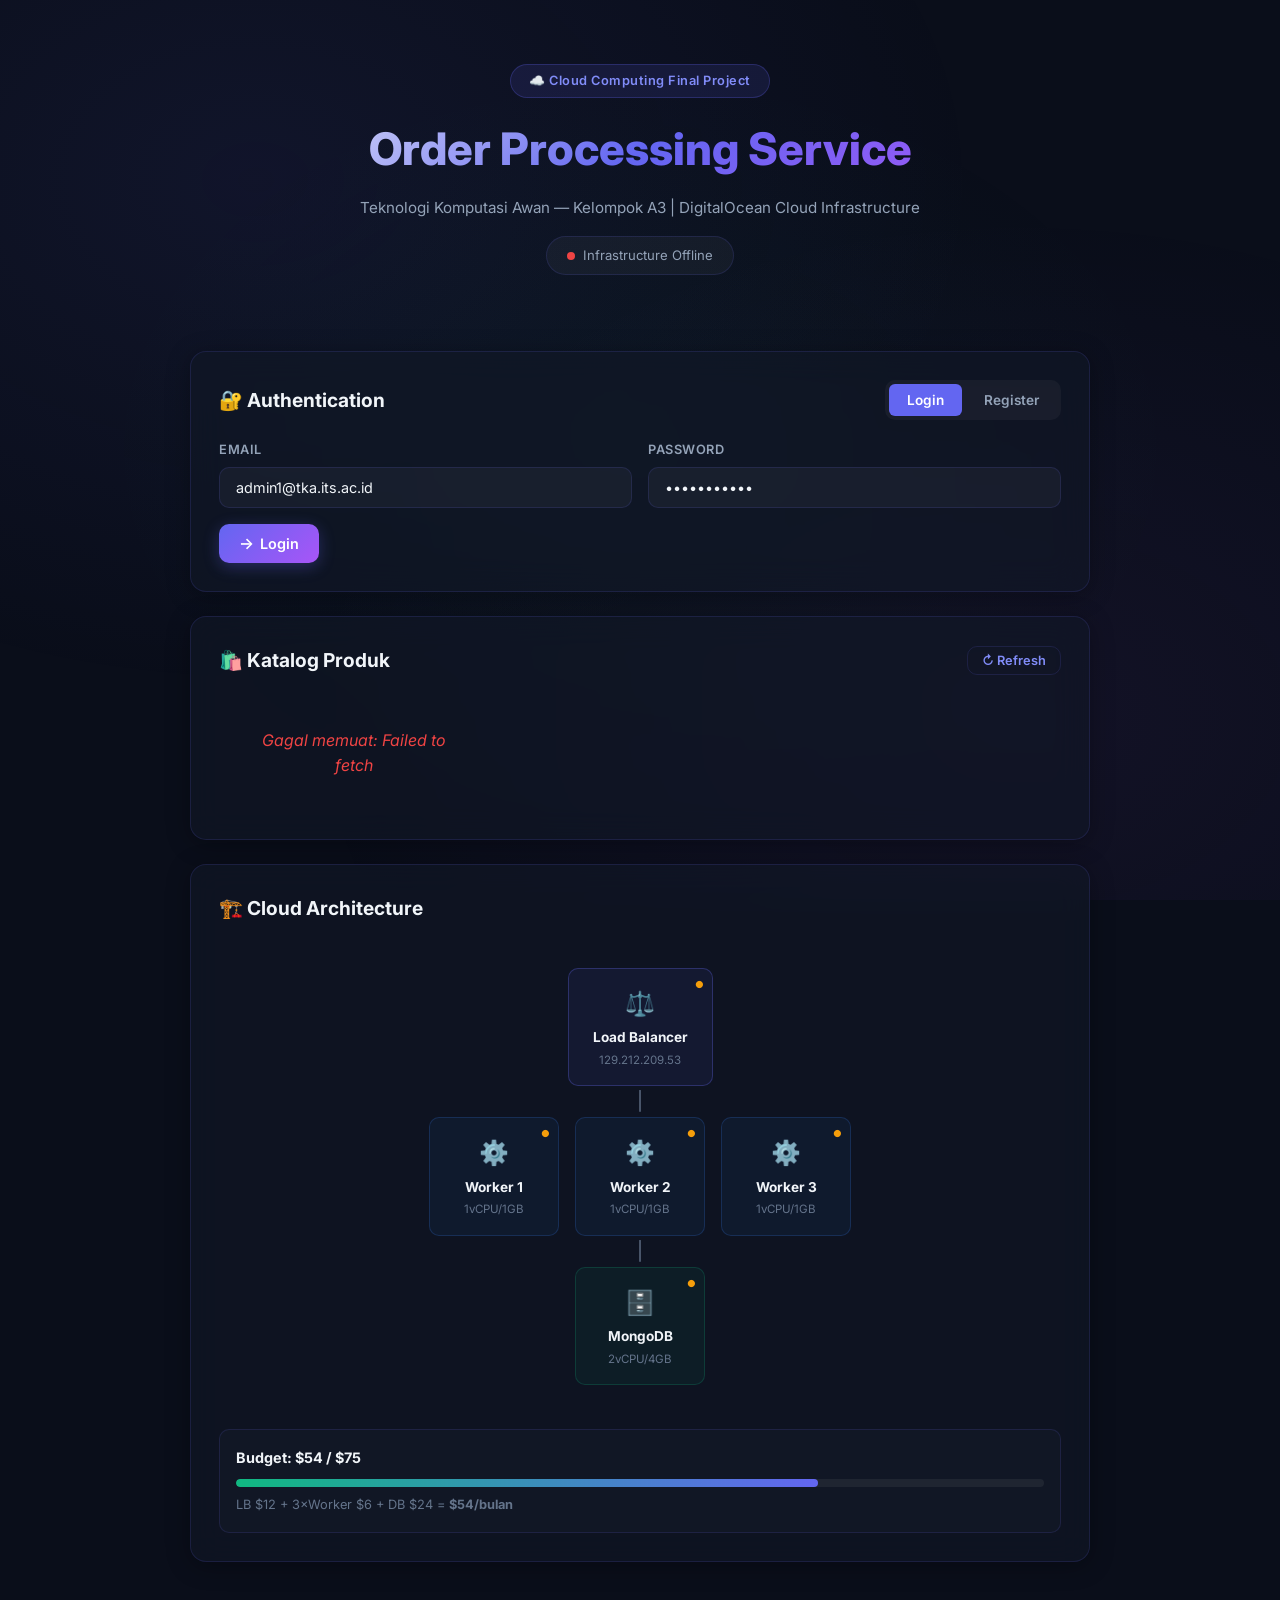
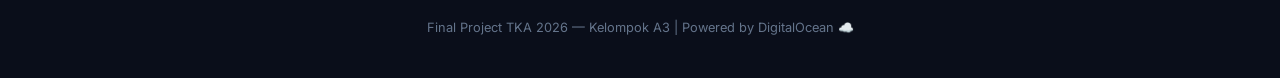
<file: demo-frontend/index.html>
<!DOCTYPE html>
<html lang="id">
<head>
  <meta charset="UTF-8" />
  <meta name="viewport" content="width=device-width, initial-scale=1.0" />
  <meta name="description" content="Order Processing Service - Final Project Teknologi Komputasi Awan Kelompok A3" />
  <title>🛒 Order Processing Service — FP TKA Kelompok A3</title>
  <link rel="preconnect" href="https://fonts.googleapis.com">
  <link href="https://fonts.googleapis.com/css2?family=Inter:wght@400;500;600;700;800&display=swap" rel="stylesheet">
  <link rel="stylesheet" href="styles.css" />
</head>
<body>
  <!-- Animated background -->
  <div class="bg-pattern"></div>
  
  <div class="container">
    <!-- Header -->
    <header id="main-header">
      <div class="header-badge">☁️ Cloud Computing Final Project</div>
      <h1>Order Processing Service</h1>
      <p class="subtitle">Teknologi Komputasi Awan — Kelompok A3 | DigitalOcean Cloud Infrastructure</p>
      <div class="infra-status" id="infra-status">
        <div class="status-dot"></div>
        <span>Checking infrastructure...</span>
      </div>
    </header>

    <!-- Auth Section -->
    <section class="card glass-card" id="auth-section">
      <div class="card-header">
        <h2>🔐 Authentication</h2>
        <div class="auth-tabs">
          <button class="tab-btn active" onclick="showTab('login')">Login</button>
          <button class="tab-btn" onclick="showTab('register')">Register</button>
        </div>
      </div>

      <!-- Login Form -->
      <div id="login-tab" class="tab-content active">
        <div class="form-row">
          <div class="form-group">
            <label for="login-email">Email</label>
            <input type="email" id="login-email" placeholder="admin1@tka.its.ac.id" value="admin1@tka.its.ac.id" />
          </div>
          <div class="form-group">
            <label for="login-password">Password</label>
            <input type="password" id="login-password" placeholder="Password" value="Admin@12345" />
          </div>
        </div>
        <button class="btn btn-primary" onclick="doLogin()">
          <span class="btn-icon">→</span> Login
        </button>
      </div>

      <!-- Register Form -->
      <div id="register-tab" class="tab-content">
        <div class="form-row">
          <div class="form-group">
            <label for="reg-name">Nama</label>
            <input type="text" id="reg-name" placeholder="Nama lengkap" />
          </div>
          <div class="form-group">
            <label for="reg-email">Email</label>
            <input type="email" id="reg-email" placeholder="email@example.com" />
          </div>
        </div>
        <div class="form-row">
          <div class="form-group">
            <label for="reg-password">Password</label>
            <input type="password" id="reg-password" placeholder="Min 8 karakter" />
          </div>
          <div class="form-group">
            <label for="reg-city">Kota</label>
            <input type="text" id="reg-city" placeholder="Surabaya" />
          </div>
        </div>
        <button class="btn btn-primary" onclick="doRegister()">
          <span class="btn-icon">✓</span> Register
        </button>
      </div>

      <div id="auth-result" class="result-box hidden"></div>
      <div id="user-info" class="user-info hidden">
        <div class="user-avatar" id="user-avatar">A</div>
        <div class="user-details">
          <span class="user-name" id="user-name"></span>
          <span class="user-role" id="user-role"></span>
        </div>
        <button class="btn btn-outline btn-sm" onclick="doLogout()">Logout</button>
      </div>
    </section>

    <!-- Dashboard Stats (Admin) -->
    <section class="card glass-card" id="stats-section" style="display:none;">
      <div class="card-header">
        <h2>📊 Dashboard Admin</h2>
        <button class="btn btn-outline btn-sm" onclick="loadStats()">↻ Refresh</button>
      </div>
      <div class="stats-grid" id="stats-grid">
        <div class="stat-card">
          <div class="stat-value" id="stat-orders">-</div>
          <div class="stat-label">Total Orders</div>
        </div>
        <div class="stat-card accent-green">
          <div class="stat-value" id="stat-revenue">-</div>
          <div class="stat-label">Revenue</div>
        </div>
        <div class="stat-card accent-blue">
          <div class="stat-value" id="stat-users">-</div>
          <div class="stat-label">Total Users</div>
        </div>
        <div class="stat-card accent-purple">
          <div class="stat-value" id="stat-products">-</div>
          <div class="stat-label">Products</div>
        </div>
      </div>
    </section>

    <!-- Products Catalog -->
    <section class="card glass-card" id="products-section">
      <div class="card-header">
        <h2>🛍️ Katalog Produk</h2>
        <button class="btn btn-outline btn-sm" onclick="loadProducts()">↻ Refresh</button>
      </div>
      <div class="products-grid" id="products-grid">
        <div class="loading-shimmer">Memuat produk...</div>
      </div>
    </section>

    <!-- Create Order -->
    <section class="card glass-card" id="order-section" style="display:none;">
      <div class="card-header">
        <h2>🛒 Buat Pesanan</h2>
      </div>
      <div id="cart-items">
        <p class="empty-state">Klik "Tambah ke Cart" pada produk untuk mulai memesan</p>
      </div>
      <div class="form-row" id="order-extras" style="display:none;">
        <div class="form-group">
          <label for="payment-method">Metode Pembayaran</label>
          <select id="payment-method">
            <option value="transfer_bank">Transfer Bank</option>
            <option value="gopay">GoPay</option>
            <option value="ovo">OVO</option>
            <option value="dana">DANA</option>
            <option value="qris">QRIS</option>
          </select>
        </div>
        <div class="form-group">
          <label for="shipping-cost">Ongkos Kirim (Rp)</label>
          <select id="shipping-cost">
            <option value="0">Gratis Ongkir</option>
            <option value="9000">Rp 9.000</option>
            <option value="15000" selected>Rp 15.000</option>
            <option value="25000">Rp 25.000</option>
          </select>
        </div>
      </div>
      <div class="form-group" id="address-group" style="display:none;">
        <label for="order-address">Alamat Pengiriman</label>
        <input type="text" id="order-address" placeholder="Jl. Raya ITS, Surabaya" />
      </div>
      <button class="btn btn-primary btn-lg" id="submit-order-btn" style="display:none;" onclick="submitOrder()">
        <span class="btn-icon">📦</span> Submit Pesanan
      </button>
      <div id="order-result" class="result-box hidden"></div>
    </section>

    <!-- Order History -->
    <section class="card glass-card" id="orders-history-section" style="display:none;">
      <div class="card-header">
        <h2>📋 Riwayat Pesanan</h2>
        <div class="header-actions">
          <select id="filter-status" onchange="loadOrders()">
            <option value="">Semua Status</option>
            <option value="pending">Pending</option>
            <option value="processing">Processing</option>
            <option value="completed">Completed</option>
            <option value="cancelled">Cancelled</option>
          </select>
          <button class="btn btn-outline btn-sm" onclick="loadOrders()">↻</button>
        </div>
      </div>
      <div id="orders-list">
        <div class="loading-shimmer">Memuat orders...</div>
      </div>
    </section>

    <!-- Check Single Order -->
    <section class="card glass-card" id="check-order-section" style="display:none;">
      <div class="card-header">
        <h2>🔍 Cek Status Pesanan</h2>
      </div>
      <div class="form-row">
        <div class="form-group flex-grow">
          <label for="check-order-id">Order ID</label>
          <input type="text" id="check-order-id" placeholder="Masukkan UUID order" />
        </div>
        <button class="btn btn-primary" onclick="checkOrder()" style="align-self:flex-end;">Cek</button>
      </div>
      <div id="check-order-result" class="result-box hidden"></div>
    </section>

    <!-- Update Order Status (Admin) -->
    <section class="card glass-card" id="update-status-section" style="display:none;">
      <div class="card-header">
        <h2>⚡ Update Status Pesanan (Admin)</h2>
      </div>
      <div class="form-row">
        <div class="form-group flex-grow">
          <label for="update-order-id">Order ID</label>
          <input type="text" id="update-order-id" placeholder="UUID order" />
        </div>
        <div class="form-group">
          <label for="update-new-status">Status Baru</label>
          <select id="update-new-status">
            <option value="pending">Pending</option>
            <option value="processing">Processing</option>
            <option value="completed">Completed</option>
            <option value="cancelled">Cancelled</option>
          </select>
        </div>
        <button class="btn btn-primary" onclick="updateOrderStatus()" style="align-self:flex-end;">Update</button>
      </div>
      <div id="update-status-result" class="result-box hidden"></div>
    </section>

    <!-- Infrastructure Info -->
    <section class="card glass-card">
      <div class="card-header">
        <h2>🏗️ Cloud Architecture</h2>
      </div>
      <div class="architecture-diagram">
        <div class="arch-row">
          <div class="arch-node arch-lb">
            <div class="arch-icon">⚖️</div>
            <div class="arch-label">Load Balancer</div>
            <div class="arch-detail">129.212.209.53</div>
            <div class="arch-status" id="lb-status">●</div>
          </div>
        </div>
        <div class="arch-connector">│</div>
        <div class="arch-row arch-workers">
          <div class="arch-node arch-worker">
            <div class="arch-icon">⚙️</div>
            <div class="arch-label">Worker 1</div>
            <div class="arch-detail">1vCPU/1GB</div>
            <div class="arch-status" id="w1-status">●</div>
          </div>
          <div class="arch-node arch-worker">
            <div class="arch-icon">⚙️</div>
            <div class="arch-label">Worker 2</div>
            <div class="arch-detail">1vCPU/1GB</div>
            <div class="arch-status" id="w2-status">●</div>
          </div>
          <div class="arch-node arch-worker">
            <div class="arch-icon">⚙️</div>
            <div class="arch-label">Worker 3</div>
            <div class="arch-detail">1vCPU/1GB</div>
            <div class="arch-status" id="w3-status">●</div>
          </div>
        </div>
        <div class="arch-connector">│</div>
        <div class="arch-row">
          <div class="arch-node arch-db">
            <div class="arch-icon">🗄️</div>
            <div class="arch-label">MongoDB</div>
            <div class="arch-detail">2vCPU/4GB</div>
            <div class="arch-status" id="db-status">●</div>
          </div>
        </div>
      </div>
      <div class="budget-bar">
        <div class="budget-label">Budget: $54 / $75</div>
        <div class="budget-track">
          <div class="budget-fill" style="width: 72%;"></div>
        </div>
        <div class="budget-detail">LB $12 + 3×Worker $6 + DB $24 = <strong>$54/bulan</strong></div>
      </div>
    </section>

    <!-- Footer -->
    <footer>
      <p>Final Project TKA 2026 — Kelompok A3 | Powered by DigitalOcean ☁️</p>
    </footer>
  </div>

  <script>
    // ═══════════════════════════════════════
    // Configuration
    // ═══════════════════════════════════════
    const API_BASE = "http://129.212.209.53";
    let authToken = null;
    let currentUser = null;
    let cart = [];
    let productsCache = [];

    // ═══════════════════════════════════════
    // Helpers
    // ═══════════════════════════════════════
    function authHeaders() {
      const h = { "Content-Type": "application/json" };
      if (authToken) h["Authorization"] = `Bearer ${authToken}`;
      return h;
    }

    function formatRupiah(num) {
      return "Rp " + Number(num).toLocaleString("id-ID");
    }

    function showResult(elId, data, isError = false) {
      const el = document.getElementById(elId);
      el.classList.remove("hidden", "error", "success");
      el.classList.add(isError ? "error" : "success");
      if (typeof data === "string") {
        el.textContent = data;
      } else {
        el.textContent = JSON.stringify(data, null, 2);
      }
      el.style.animation = "none";
      el.offsetHeight;
      el.style.animation = "slideUp 0.3s ease";
    }

    function statusBadge(status) {
      const colors = {
        pending: "#f59e0b",
        processing: "#3b82f6",
        completed: "#10b981",
        cancelled: "#ef4444"
      };
      return `<span class="status-badge" style="--badge-color:${colors[status] || '#6b7280'}">${status}</span>`;
    }

    // ═══════════════════════════════════════
    // Auth
    // ═══════════════════════════════════════
    function showTab(tab) {
      document.querySelectorAll('.tab-btn').forEach(b => b.classList.remove('active'));
      document.querySelectorAll('.tab-content').forEach(c => c.classList.remove('active'));
      document.getElementById(tab + '-tab').classList.add('active');
      event.target.classList.add('active');
    }

    async function doLogin() {
      const email = document.getElementById("login-email").value.trim();
      const password = document.getElementById("login-password").value;
      if (!email || !password) return showResult("auth-result", "Email dan password wajib diisi", true);

      try {
        const res = await fetch(`${API_BASE}/auth/login`, {
          method: "POST", headers: { "Content-Type": "application/json" },
          body: JSON.stringify({ email, password })
        });
        const data = await res.json();
        if (!res.ok) return showResult("auth-result", data, true);

        authToken = data.token;
        currentUser = data.user;
        onLoginSuccess();
        showResult("auth-result", `✅ Login berhasil sebagai ${data.user.name} (${data.user.role})`);
      } catch (e) {
        showResult("auth-result", { error: e.message }, true);
      }
    }

    async function doRegister() {
      const name = document.getElementById("reg-name").value.trim();
      const email = document.getElementById("reg-email").value.trim();
      const password = document.getElementById("reg-password").value;
      const city = document.getElementById("reg-city").value.trim();
      if (!name || !email || !password) return showResult("auth-result", "Semua field wajib diisi", true);

      try {
        const res = await fetch(`${API_BASE}/auth/register`, {
          method: "POST", headers: { "Content-Type": "application/json" },
          body: JSON.stringify({ name, email, password, city })
        });
        const data = await res.json();
        if (!res.ok) return showResult("auth-result", data, true);

        authToken = data.token;
        currentUser = data.user;
        onLoginSuccess();
        showResult("auth-result", `✅ Registrasi berhasil! Selamat datang, ${data.user.name}`);
      } catch (e) {
        showResult("auth-result", { error: e.message }, true);
      }
    }

    function onLoginSuccess() {
      document.getElementById("user-info").classList.remove("hidden");
      document.getElementById("user-name").textContent = currentUser.name;
      document.getElementById("user-role").textContent = currentUser.role.toUpperCase();
      document.getElementById("user-role").className = `user-role role-${currentUser.role}`;
      document.getElementById("user-avatar").textContent = currentUser.name.charAt(0).toUpperCase();

      // Show sections based on role
      document.getElementById("order-section").style.display = "";
      document.getElementById("orders-history-section").style.display = "";
      document.getElementById("check-order-section").style.display = "";

      if (currentUser.role === "admin") {
        document.getElementById("stats-section").style.display = "";
        document.getElementById("update-status-section").style.display = "";
        loadStats();
      }
      loadOrders();
    }

    function doLogout() {
      authToken = null;
      currentUser = null;
      cart = [];
      document.getElementById("user-info").classList.add("hidden");
      document.getElementById("stats-section").style.display = "none";
      document.getElementById("order-section").style.display = "none";
      document.getElementById("orders-history-section").style.display = "none";
      document.getElementById("check-order-section").style.display = "none";
      document.getElementById("update-status-section").style.display = "none";
      document.getElementById("auth-result").classList.add("hidden");
      renderCart();
    }

    // ═══════════════════════════════════════
    // Products
    // ═══════════════════════════════════════
    async function loadProducts() {
      const grid = document.getElementById("products-grid");
      try {
        const res = await fetch(`${API_BASE}/products?limit=50`);
        const data = await res.json();
        productsCache = data.data || [];

        if (productsCache.length === 0) {
          grid.innerHTML = '<p class="empty-state">Belum ada produk tersedia</p>';
          return;
        }

        grid.innerHTML = productsCache.map(p => `
          <div class="product-card">
            <div class="product-category">${p.category || 'Umum'}</div>
            <h3 class="product-name">${p.name}</h3>
            <div class="product-price">${formatRupiah(p.price)}</div>
            <div class="product-meta">
              <span>⭐ ${(p.rating || 0).toFixed(1)}</span>
              <span>📦 Stok: ${p.stock ?? '-'}</span>
            </div>
            ${authToken && currentUser?.role === 'user' ?
              `<button class="btn btn-sm btn-accent" onclick="addToCart('${p._id}','${p.name.replace(/'/g,"\\'")}',${p.price})">+ Tambah ke Cart</button>` :
              ''}
          </div>
        `).join('');
      } catch (e) {
        grid.innerHTML = `<p class="error-state">Gagal memuat: ${e.message}</p>`;
      }
    }

    // ═══════════════════════════════════════
    // Cart & Orders
    // ═══════════════════════════════════════
    function addToCart(productId, name, price) {
      const existing = cart.find(c => c.product_id === productId);
      if (existing) {
        existing.qty++;
      } else {
        cart.push({ product_id: productId, name, price, qty: 1 });
      }
      renderCart();
      // Flash effect on button
      document.getElementById("order-section").style.animation = "none";
      document.getElementById("order-section").offsetHeight;
      document.getElementById("order-section").style.animation = "pulse 0.5s ease";
    }

    function removeFromCart(index) {
      cart.splice(index, 1);
      renderCart();
    }

    function renderCart() {
      const container = document.getElementById("cart-items");
      const extras = document.getElementById("order-extras");
      const addrGroup = document.getElementById("address-group");
      const submitBtn = document.getElementById("submit-order-btn");

      if (cart.length === 0) {
        container.innerHTML = '<p class="empty-state">Klik "Tambah ke Cart" pada produk untuk mulai memesan</p>';
        extras.style.display = "none";
        addrGroup.style.display = "none";
        submitBtn.style.display = "none";
        return;
      }

      let total = cart.reduce((s, c) => s + c.price * c.qty, 0);
      container.innerHTML = `
        <div class="cart-list">
          ${cart.map((c, i) => `
            <div class="cart-item">
              <div class="cart-item-info">
                <span class="cart-item-name">${c.name}</span>
                <span class="cart-item-price">${formatRupiah(c.price)} × ${c.qty}</span>
              </div>
              <div class="cart-item-actions">
                <span class="cart-item-subtotal">${formatRupiah(c.price * c.qty)}</span>
                <button class="btn-remove" onclick="removeFromCart(${i})">✕</button>
              </div>
            </div>
          `).join('')}
          <div class="cart-total">
            <span>Subtotal</span>
            <span>${formatRupiah(total)}</span>
          </div>
        </div>
      `;
      extras.style.display = "";
      addrGroup.style.display = "";
      submitBtn.style.display = "";
    }

    async function submitOrder() {
      if (cart.length === 0) return;

      const payload = {
        items: cart.map(c => ({ product_id: c.product_id, qty: c.qty })),
        payment_method: document.getElementById("payment-method").value,
        shipping_cost: parseInt(document.getElementById("shipping-cost").value),
        address: document.getElementById("order-address").value || "Surabaya"
      };

      try {
        const res = await fetch(`${API_BASE}/orders`, {
          method: "POST", headers: authHeaders(), body: JSON.stringify(payload)
        });
        const data = await res.json();
        if (!res.ok) return showResult("order-result", data, true);

        showResult("order-result",
          `✅ Pesanan berhasil!\n\nOrder ID: ${data.order_id}\nTotal: ${formatRupiah(data.total)}\nStatus: ${data.status}`);
        cart = [];
        renderCart();
        loadProducts(); // refresh stock
        loadOrders();
      } catch (e) {
        showResult("order-result", { error: e.message }, true);
      }
    }

    // ═══════════════════════════════════════
    // Order History
    // ═══════════════════════════════════════
    async function loadOrders() {
      if (!authToken) return;
      const list = document.getElementById("orders-list");
      const status = document.getElementById("filter-status").value;
      let url = `${API_BASE}/orders?limit=20`;
      if (status) url += `&status=${status}`;

      try {
        const res = await fetch(url, { headers: authHeaders() });
        const data = await res.json();

        if (!data.data || data.data.length === 0) {
          list.innerHTML = '<p class="empty-state">Belum ada pesanan</p>';
          return;
        }

        list.innerHTML = `
          <div class="orders-table">
            <div class="orders-header">
              <span>Order ID</span>
              <span>Customer</span>
              <span>Total</span>
              <span>Status</span>
              <span>Tanggal</span>
            </div>
            ${data.data.map(o => `
              <div class="order-row" onclick="document.getElementById('check-order-id').value='${o.order_id}'; checkOrder();">
                <span class="order-id-cell" title="${o.order_id}">${o.order_id.substring(0, 8)}...</span>
                <span>${o.customer_name || '-'}</span>
                <span>${formatRupiah(o.total)}</span>
                <span>${statusBadge(o.status)}</span>
                <span>${new Date(o.created_at).toLocaleDateString('id-ID')}</span>
              </div>
            `).join('')}
          </div>
          <div class="orders-meta">Total: ${data.total} pesanan | Halaman ${data.page}/${data.total_pages}</div>
        `;
      } catch (e) {
        list.innerHTML = `<p class="error-state">${e.message}</p>`;
      }
    }

    async function checkOrder() {
      const oid = document.getElementById("check-order-id").value.trim();
      if (!oid) return showResult("check-order-result", "Order ID wajib diisi", true);

      try {
        const res = await fetch(`${API_BASE}/orders/${oid}`, { headers: authHeaders() });
        const data = await res.json();
        showResult("check-order-result", data, !res.ok);
        // Auto-fill update section
        if (res.ok) {
          document.getElementById("update-order-id").value = oid;
        }
      } catch (e) {
        showResult("check-order-result", { error: e.message }, true);
      }
    }

    async function updateOrderStatus() {
      const oid = document.getElementById("update-order-id").value.trim();
      const status = document.getElementById("update-new-status").value;
      if (!oid) return showResult("update-status-result", "Order ID wajib diisi", true);

      try {
        const res = await fetch(`${API_BASE}/orders/${oid}/status`, {
          method: "PUT", headers: authHeaders(), body: JSON.stringify({ status })
        });
        const data = await res.json();
        showResult("update-status-result", data, !res.ok);
        if (res.ok) loadOrders();
      } catch (e) {
        showResult("update-status-result", { error: e.message }, true);
      }
    }

    // ═══════════════════════════════════════
    // Admin Stats
    // ═══════════════════════════════════════
    async function loadStats() {
      try {
        const res = await fetch(`${API_BASE}/admin/stats`, { headers: authHeaders() });
        const data = await res.json();
        if (!res.ok) return;
        document.getElementById("stat-orders").textContent = data.summary.total_orders.toLocaleString();
        document.getElementById("stat-revenue").textContent = formatRupiah(data.summary.total_revenue);
        document.getElementById("stat-users").textContent = data.summary.total_users;
        document.getElementById("stat-products").textContent = data.summary.total_products;
      } catch (e) { /* ignore */ }
    }

    // ═══════════════════════════════════════
    // Infrastructure Check
    // ═══════════════════════════════════════
    async function checkInfrastructure() {
      const statusEl = document.getElementById("infra-status");
      try {
        const start = Date.now();
        const res = await fetch(`${API_BASE}/health`);
        const data = await res.json();
        const latency = Date.now() - start;
        if (data.status === "ok") {
          statusEl.innerHTML = `<div class="status-dot online"></div><span>Infrastructure Online — Response: ${latency}ms</span>`;
          document.getElementById("lb-status").className = "arch-status online";
          document.getElementById("w1-status").className = "arch-status online";
          document.getElementById("w2-status").className = "arch-status online";
          document.getElementById("w3-status").className = "arch-status online";
          document.getElementById("db-status").className = "arch-status online";
        }
      } catch (e) {
        statusEl.innerHTML = `<div class="status-dot offline"></div><span>Infrastructure Offline</span>`;
      }
    }

    // ═══════════════════════════════════════
    // Init
    // ═══════════════════════════════════════
    window.addEventListener("DOMContentLoaded", () => {
      checkInfrastructure();
      loadProducts();
    });
  </script>
</body>
</html>
</file>
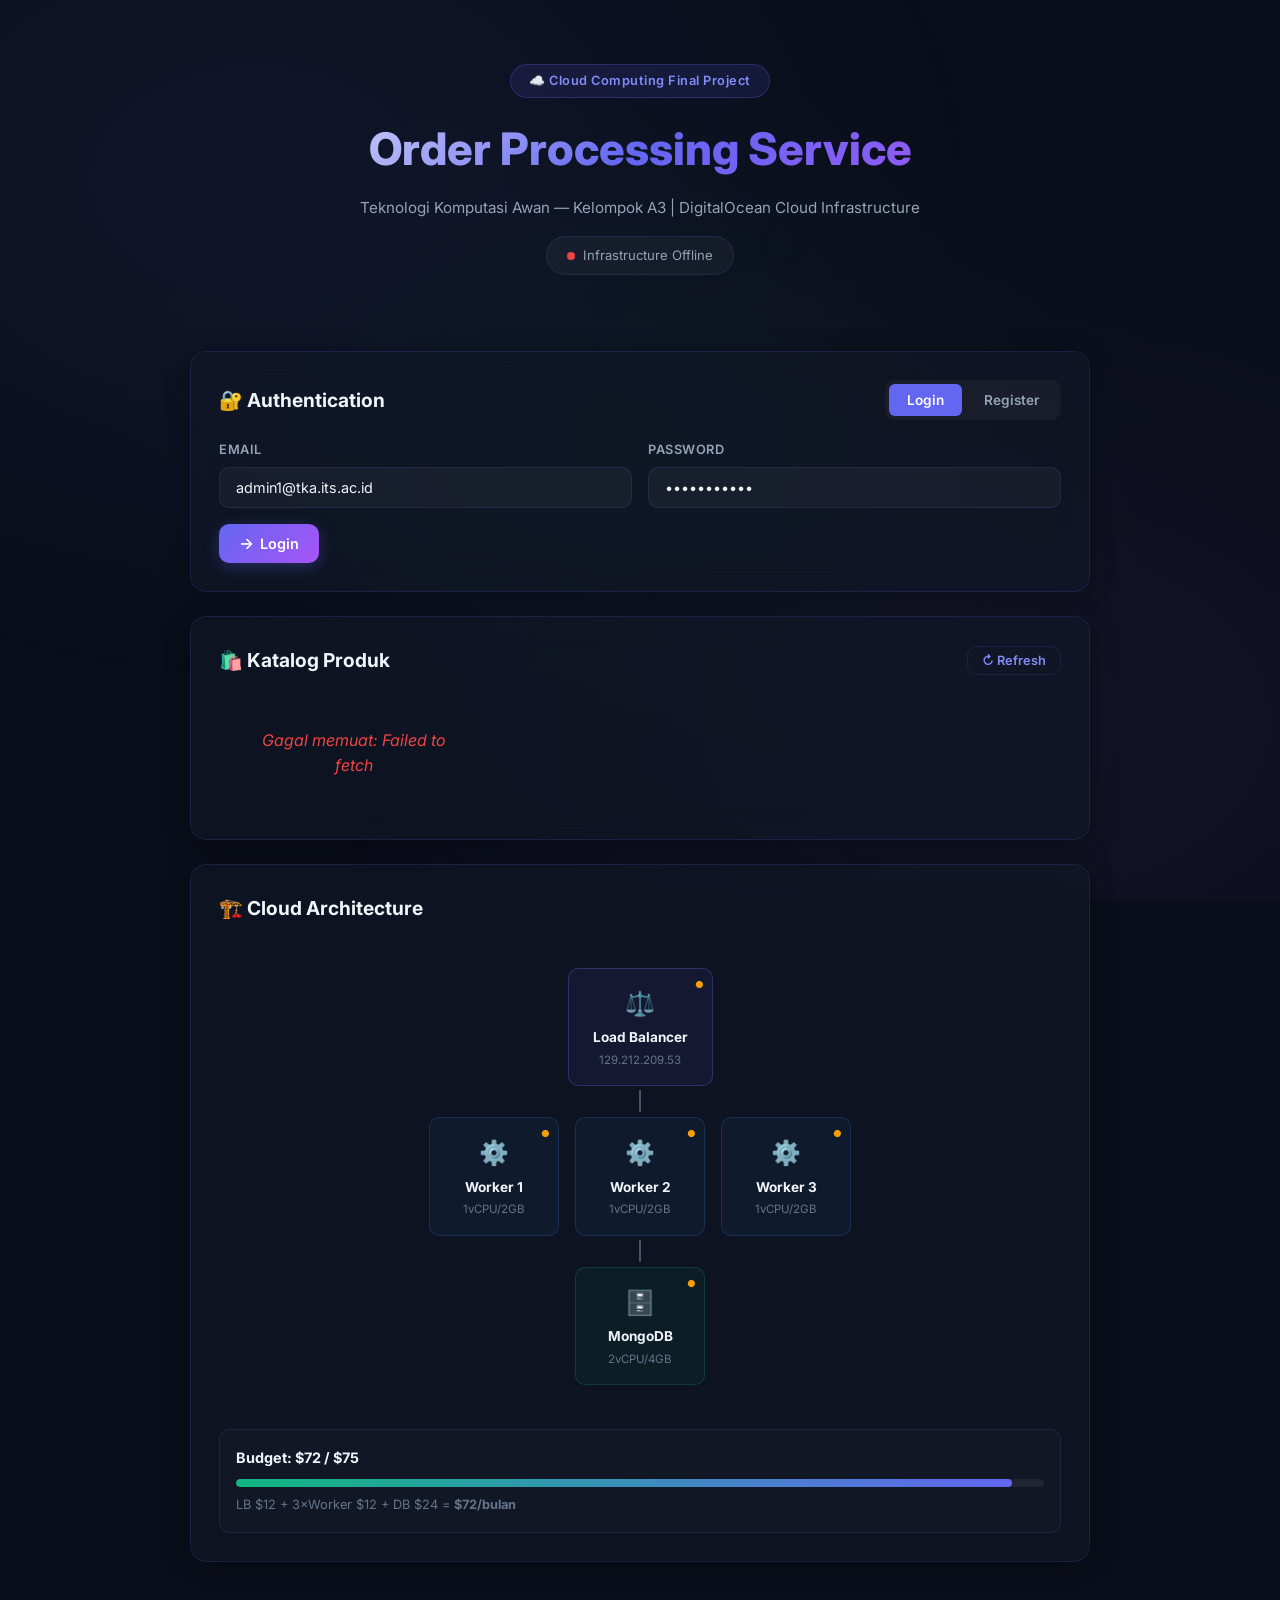
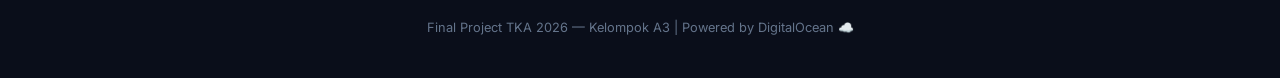
<file: fp-tka-26/Resources/FE/index.html>
<!DOCTYPE html>
<html lang="id">
<head>
  <meta charset="UTF-8" />
  <meta name="viewport" content="width=device-width, initial-scale=1.0" />
  <meta name="description" content="Order Processing Service - Final Project Teknologi Komputasi Awan Kelompok A3" />
  <title>🛒 Order Processing Service — FP TKA Kelompok A3</title>
  <link rel="preconnect" href="https://fonts.googleapis.com">
  <link href="https://fonts.googleapis.com/css2?family=Inter:wght@400;500;600;700;800&display=swap" rel="stylesheet">
  <link rel="stylesheet" href="styles.css" />
</head>
<body>
  <!-- Animated background -->
  <div class="bg-pattern"></div>
  
  <div class="container">
    <!-- Header -->
    <header id="main-header">
      <div class="header-badge">☁️ Cloud Computing Final Project</div>
      <h1>Order Processing Service</h1>
      <p class="subtitle">Teknologi Komputasi Awan — Kelompok A3 | DigitalOcean Cloud Infrastructure</p>
      <div class="infra-status" id="infra-status">
        <div class="status-dot"></div>
        <span>Checking infrastructure...</span>
      </div>
    </header>

    <!-- Auth Section -->
    <section class="card glass-card" id="auth-section">
      <div class="card-header">
        <h2>🔐 Authentication</h2>
        <div class="auth-tabs">
          <button class="tab-btn active" onclick="showTab('login')">Login</button>
          <button class="tab-btn" onclick="showTab('register')">Register</button>
        </div>
      </div>

      <!-- Login Form -->
      <div id="login-tab" class="tab-content active">
        <div class="form-row">
          <div class="form-group">
            <label for="login-email">Email</label>
            <input type="email" id="login-email" placeholder="admin1@tka.its.ac.id" value="admin1@tka.its.ac.id" />
          </div>
          <div class="form-group">
            <label for="login-password">Password</label>
            <input type="password" id="login-password" placeholder="Password" value="Admin@12345" />
          </div>
        </div>
        <button class="btn btn-primary" onclick="doLogin()">
          <span class="btn-icon">→</span> Login
        </button>
      </div>

      <!-- Register Form -->
      <div id="register-tab" class="tab-content">
        <div class="form-row">
          <div class="form-group">
            <label for="reg-name">Nama</label>
            <input type="text" id="reg-name" placeholder="Nama lengkap" />
          </div>
          <div class="form-group">
            <label for="reg-email">Email</label>
            <input type="email" id="reg-email" placeholder="email@example.com" />
          </div>
        </div>
        <div class="form-row">
          <div class="form-group">
            <label for="reg-password">Password</label>
            <input type="password" id="reg-password" placeholder="Min 8 karakter" />
          </div>
          <div class="form-group">
            <label for="reg-city">Kota</label>
            <input type="text" id="reg-city" placeholder="Surabaya" />
          </div>
        </div>
        <button class="btn btn-primary" onclick="doRegister()">
          <span class="btn-icon">✓</span> Register
        </button>
      </div>

      <div id="auth-result" class="result-box hidden"></div>
      <div id="user-info" class="user-info hidden">
        <div class="user-avatar" id="user-avatar">A</div>
        <div class="user-details">
          <span class="user-name" id="user-name"></span>
          <span class="user-role" id="user-role"></span>
        </div>
        <button class="btn btn-outline btn-sm" onclick="doLogout()">Logout</button>
      </div>
    </section>

    <!-- Dashboard Stats (Admin) -->
    <section class="card glass-card" id="stats-section" style="display:none;">
      <div class="card-header">
        <h2>📊 Dashboard Admin</h2>
        <button class="btn btn-outline btn-sm" onclick="loadStats()">↻ Refresh</button>
      </div>
      <div class="stats-grid" id="stats-grid">
        <div class="stat-card">
          <div class="stat-value" id="stat-orders">-</div>
          <div class="stat-label">Total Orders</div>
        </div>
        <div class="stat-card accent-green">
          <div class="stat-value" id="stat-revenue">-</div>
          <div class="stat-label">Revenue</div>
        </div>
        <div class="stat-card accent-blue">
          <div class="stat-value" id="stat-users">-</div>
          <div class="stat-label">Total Users</div>
        </div>
        <div class="stat-card accent-purple">
          <div class="stat-value" id="stat-products">-</div>
          <div class="stat-label">Products</div>
        </div>
      </div>
    </section>

    <!-- Products Catalog -->
    <section class="card glass-card" id="products-section">
      <div class="card-header">
        <h2>🛍️ Katalog Produk</h2>
        <button class="btn btn-outline btn-sm" onclick="loadProducts()">↻ Refresh</button>
      </div>
      <div class="products-grid" id="products-grid">
        <div class="loading-shimmer">Memuat produk...</div>
      </div>
    </section>

    <!-- Create Order -->
    <section class="card glass-card" id="order-section" style="display:none;">
      <div class="card-header">
        <h2>🛒 Buat Pesanan</h2>
      </div>
      <div id="cart-items">
        <p class="empty-state">Klik "Tambah ke Cart" pada produk untuk mulai memesan</p>
      </div>
      <div class="form-row" id="order-extras" style="display:none;">
        <div class="form-group">
          <label for="payment-method">Metode Pembayaran</label>
          <select id="payment-method">
            <option value="transfer_bank">Transfer Bank</option>
            <option value="gopay">GoPay</option>
            <option value="ovo">OVO</option>
            <option value="dana">DANA</option>
            <option value="qris">QRIS</option>
          </select>
        </div>
        <div class="form-group">
          <label for="shipping-cost">Ongkos Kirim (Rp)</label>
          <select id="shipping-cost">
            <option value="0">Gratis Ongkir</option>
            <option value="9000">Rp 9.000</option>
            <option value="15000" selected>Rp 15.000</option>
            <option value="25000">Rp 25.000</option>
          </select>
        </div>
      </div>
      <div class="form-group" id="address-group" style="display:none;">
        <label for="order-address">Alamat Pengiriman</label>
        <input type="text" id="order-address" placeholder="Jl. Raya ITS, Surabaya" />
      </div>
      <button class="btn btn-primary btn-lg" id="submit-order-btn" style="display:none;" onclick="submitOrder()">
        <span class="btn-icon">📦</span> Submit Pesanan
      </button>
      <div id="order-result" class="result-box hidden"></div>
    </section>

    <!-- Order History -->
    <section class="card glass-card" id="orders-history-section" style="display:none;">
      <div class="card-header">
        <h2>📋 Riwayat Pesanan</h2>
        <div class="header-actions">
          <select id="filter-status" onchange="loadOrders()">
            <option value="">Semua Status</option>
            <option value="pending">Pending</option>
            <option value="processing">Processing</option>
            <option value="completed">Completed</option>
            <option value="cancelled">Cancelled</option>
          </select>
          <button class="btn btn-outline btn-sm" onclick="loadOrders()">↻</button>
        </div>
      </div>
      <div id="orders-list">
        <div class="loading-shimmer">Memuat orders...</div>
      </div>
    </section>

    <!-- Check Single Order -->
    <section class="card glass-card" id="check-order-section" style="display:none;">
      <div class="card-header">
        <h2>🔍 Cek Status Pesanan</h2>
      </div>
      <div class="form-row">
        <div class="form-group flex-grow">
          <label for="check-order-id">Order ID</label>
          <input type="text" id="check-order-id" placeholder="Masukkan UUID order" />
        </div>
        <button class="btn btn-primary" onclick="checkOrder()" style="align-self:flex-end;">Cek</button>
      </div>
      <div id="check-order-result" class="result-box hidden"></div>
    </section>

    <!-- Update Order Status (Admin) -->
    <section class="card glass-card" id="update-status-section" style="display:none;">
      <div class="card-header">
        <h2>⚡ Update Status Pesanan (Admin)</h2>
      </div>
      <div class="form-row">
        <div class="form-group flex-grow">
          <label for="update-order-id">Order ID</label>
          <input type="text" id="update-order-id" placeholder="UUID order" />
        </div>
        <div class="form-group">
          <label for="update-new-status">Status Baru</label>
          <select id="update-new-status">
            <option value="pending">Pending</option>
            <option value="processing">Processing</option>
            <option value="completed">Completed</option>
            <option value="cancelled">Cancelled</option>
          </select>
        </div>
        <button class="btn btn-primary" onclick="updateOrderStatus()" style="align-self:flex-end;">Update</button>
      </div>
      <div id="update-status-result" class="result-box hidden"></div>
    </section>

    <!-- Infrastructure Info -->
    <section class="card glass-card">
      <div class="card-header">
        <h2>🏗️ Cloud Architecture</h2>
      </div>
      <div class="architecture-diagram">
        <div class="arch-row">
          <div class="arch-node arch-lb">
            <div class="arch-icon">⚖️</div>
            <div class="arch-label">Load Balancer</div>
            <div class="arch-detail">129.212.209.53</div>
            <div class="arch-status" id="lb-status">●</div>
          </div>
        </div>
        <div class="arch-connector">│</div>
        <div class="arch-row arch-workers">
          <div class="arch-node arch-worker">
            <div class="arch-icon">⚙️</div>
            <div class="arch-label">Worker 1</div>
            <div class="arch-detail">1vCPU/2GB</div>
            <div class="arch-status" id="w1-status">●</div>
          </div>
          <div class="arch-node arch-worker">
            <div class="arch-icon">⚙️</div>
            <div class="arch-label">Worker 2</div>
            <div class="arch-detail">1vCPU/2GB</div>
            <div class="arch-status" id="w2-status">●</div>
          </div>
          <div class="arch-node arch-worker">
            <div class="arch-icon">⚙️</div>
            <div class="arch-label">Worker 3</div>
            <div class="arch-detail">1vCPU/2GB</div>
            <div class="arch-status" id="w3-status">●</div>
          </div>
        </div>
        <div class="arch-connector">│</div>
        <div class="arch-row">
          <div class="arch-node arch-db">
            <div class="arch-icon">🗄️</div>
            <div class="arch-label">MongoDB</div>
            <div class="arch-detail">2vCPU/4GB</div>
            <div class="arch-status" id="db-status">●</div>
          </div>
        </div>
      </div>
      <div class="budget-bar">
        <div class="budget-label">Budget: $72 / $75</div>
        <div class="budget-track">
          <div class="budget-fill" style="width: 96%;"></div>
        </div>
        <div class="budget-detail">LB $12 + 3×Worker $12 + DB $24 = <strong>$72/bulan</strong></div>
      </div>
    </section>

    <!-- Footer -->
    <footer>
      <p>Final Project TKA 2026 — Kelompok A3 | Powered by DigitalOcean ☁️</p>
    </footer>
  </div>

  <script>
    // ═══════════════════════════════════════
    // Configuration
    // ═══════════════════════════════════════
    const API_BASE = "http://129.212.209.53";
    let authToken = null;
    let currentUser = null;
    let cart = [];
    let productsCache = [];

    // ═══════════════════════════════════════
    // Helpers
    // ═══════════════════════════════════════
    function authHeaders() {
      const h = { "Content-Type": "application/json" };
      if (authToken) h["Authorization"] = `Bearer ${authToken}`;
      return h;
    }

    function formatRupiah(num) {
      return "Rp " + Number(num).toLocaleString("id-ID");
    }

    function showResult(elId, data, isError = false) {
      const el = document.getElementById(elId);
      el.classList.remove("hidden", "error", "success");
      el.classList.add(isError ? "error" : "success");
      if (typeof data === "string") {
        el.textContent = data;
      } else {
        el.textContent = JSON.stringify(data, null, 2);
      }
      el.style.animation = "none";
      el.offsetHeight;
      el.style.animation = "slideUp 0.3s ease";
    }

    function statusBadge(status) {
      const colors = {
        pending: "#f59e0b",
        processing: "#3b82f6",
        completed: "#10b981",
        cancelled: "#ef4444"
      };
      return `<span class="status-badge" style="--badge-color:${colors[status] || '#6b7280'}">${status}</span>`;
    }

    // ═══════════════════════════════════════
    // Auth
    // ═══════════════════════════════════════
    function showTab(tab) {
      document.querySelectorAll('.tab-btn').forEach(b => b.classList.remove('active'));
      document.querySelectorAll('.tab-content').forEach(c => c.classList.remove('active'));
      document.getElementById(tab + '-tab').classList.add('active');
      event.target.classList.add('active');
    }

    async function doLogin() {
      const email = document.getElementById("login-email").value.trim();
      const password = document.getElementById("login-password").value;
      if (!email || !password) return showResult("auth-result", "Email dan password wajib diisi", true);

      try {
        const res = await fetch(`${API_BASE}/auth/login`, {
          method: "POST", headers: { "Content-Type": "application/json" },
          body: JSON.stringify({ email, password })
        });
        const data = await res.json();
        if (!res.ok) return showResult("auth-result", data, true);

        authToken = data.token;
        currentUser = data.user;
        onLoginSuccess();
        showResult("auth-result", `✅ Login berhasil sebagai ${data.user.name} (${data.user.role})`);
      } catch (e) {
        showResult("auth-result", { error: e.message }, true);
      }
    }

    async function doRegister() {
      const name = document.getElementById("reg-name").value.trim();
      const email = document.getElementById("reg-email").value.trim();
      const password = document.getElementById("reg-password").value;
      const city = document.getElementById("reg-city").value.trim();
      if (!name || !email || !password) return showResult("auth-result", "Semua field wajib diisi", true);

      try {
        const res = await fetch(`${API_BASE}/auth/register`, {
          method: "POST", headers: { "Content-Type": "application/json" },
          body: JSON.stringify({ name, email, password, city })
        });
        const data = await res.json();
        if (!res.ok) return showResult("auth-result", data, true);

        authToken = data.token;
        currentUser = data.user;
        onLoginSuccess();
        showResult("auth-result", `✅ Registrasi berhasil! Selamat datang, ${data.user.name}`);
      } catch (e) {
        showResult("auth-result", { error: e.message }, true);
      }
    }

    function onLoginSuccess() {
      document.getElementById("user-info").classList.remove("hidden");
      document.getElementById("user-name").textContent = currentUser.name;
      document.getElementById("user-role").textContent = currentUser.role.toUpperCase();
      document.getElementById("user-role").className = `user-role role-${currentUser.role}`;
      document.getElementById("user-avatar").textContent = currentUser.name.charAt(0).toUpperCase();

      // Show sections based on role
      document.getElementById("order-section").style.display = "";
      document.getElementById("orders-history-section").style.display = "";
      document.getElementById("check-order-section").style.display = "";

      if (currentUser.role === "admin") {
        document.getElementById("stats-section").style.display = "";
        document.getElementById("update-status-section").style.display = "";
        loadStats();
      }
      loadOrders();
    }

    function doLogout() {
      authToken = null;
      currentUser = null;
      cart = [];
      document.getElementById("user-info").classList.add("hidden");
      document.getElementById("stats-section").style.display = "none";
      document.getElementById("order-section").style.display = "none";
      document.getElementById("orders-history-section").style.display = "none";
      document.getElementById("check-order-section").style.display = "none";
      document.getElementById("update-status-section").style.display = "none";
      document.getElementById("auth-result").classList.add("hidden");
      renderCart();
    }

    // ═══════════════════════════════════════
    // Products
    // ═══════════════════════════════════════
    async function loadProducts() {
      const grid = document.getElementById("products-grid");
      try {
        const res = await fetch(`${API_BASE}/products?limit=50`);
        const data = await res.json();
        productsCache = data.data || [];

        if (productsCache.length === 0) {
          grid.innerHTML = '<p class="empty-state">Belum ada produk tersedia</p>';
          return;
        }

        grid.innerHTML = productsCache.map(p => `
          <div class="product-card">
            <div class="product-category">${p.category || 'Umum'}</div>
            <h3 class="product-name">${p.name}</h3>
            <div class="product-price">${formatRupiah(p.price)}</div>
            <div class="product-meta">
              <span>⭐ ${(p.rating || 0).toFixed(1)}</span>
              <span>📦 Stok: ${p.stock ?? '-'}</span>
            </div>
            ${authToken && currentUser?.role === 'user' ?
              `<button class="btn btn-sm btn-accent" onclick="addToCart('${p._id}','${p.name.replace(/'/g,"\\'")}',${p.price})">+ Tambah ke Cart</button>` :
              ''}
          </div>
        `).join('');
      } catch (e) {
        grid.innerHTML = `<p class="error-state">Gagal memuat: ${e.message}</p>`;
      }
    }

    // ═══════════════════════════════════════
    // Cart & Orders
    // ═══════════════════════════════════════
    function addToCart(productId, name, price) {
      const existing = cart.find(c => c.product_id === productId);
      if (existing) {
        existing.qty++;
      } else {
        cart.push({ product_id: productId, name, price, qty: 1 });
      }
      renderCart();
      // Flash effect on button
      document.getElementById("order-section").style.animation = "none";
      document.getElementById("order-section").offsetHeight;
      document.getElementById("order-section").style.animation = "pulse 0.5s ease";
    }

    function removeFromCart(index) {
      cart.splice(index, 1);
      renderCart();
    }

    function renderCart() {
      const container = document.getElementById("cart-items");
      const extras = document.getElementById("order-extras");
      const addrGroup = document.getElementById("address-group");
      const submitBtn = document.getElementById("submit-order-btn");

      if (cart.length === 0) {
        container.innerHTML = '<p class="empty-state">Klik "Tambah ke Cart" pada produk untuk mulai memesan</p>';
        extras.style.display = "none";
        addrGroup.style.display = "none";
        submitBtn.style.display = "none";
        return;
      }

      let total = cart.reduce((s, c) => s + c.price * c.qty, 0);
      container.innerHTML = `
        <div class="cart-list">
          ${cart.map((c, i) => `
            <div class="cart-item">
              <div class="cart-item-info">
                <span class="cart-item-name">${c.name}</span>
                <span class="cart-item-price">${formatRupiah(c.price)} × ${c.qty}</span>
              </div>
              <div class="cart-item-actions">
                <span class="cart-item-subtotal">${formatRupiah(c.price * c.qty)}</span>
                <button class="btn-remove" onclick="removeFromCart(${i})">✕</button>
              </div>
            </div>
          `).join('')}
          <div class="cart-total">
            <span>Subtotal</span>
            <span>${formatRupiah(total)}</span>
          </div>
        </div>
      `;
      extras.style.display = "";
      addrGroup.style.display = "";
      submitBtn.style.display = "";
    }

    async function submitOrder() {
      if (cart.length === 0) return;

      const payload = {
        items: cart.map(c => ({ product_id: c.product_id, qty: c.qty })),
        payment_method: document.getElementById("payment-method").value,
        shipping_cost: parseInt(document.getElementById("shipping-cost").value),
        address: document.getElementById("order-address").value || "Surabaya"
      };

      try {
        const res = await fetch(`${API_BASE}/orders`, {
          method: "POST", headers: authHeaders(), body: JSON.stringify(payload)
        });
        const data = await res.json();
        if (!res.ok) return showResult("order-result", data, true);

        showResult("order-result",
          `✅ Pesanan berhasil!\n\nOrder ID: ${data.order_id}\nTotal: ${formatRupiah(data.total)}\nStatus: ${data.status}`);
        cart = [];
        renderCart();
        loadProducts(); // refresh stock
        loadOrders();
      } catch (e) {
        showResult("order-result", { error: e.message }, true);
      }
    }

    // ═══════════════════════════════════════
    // Order History
    // ═══════════════════════════════════════
    async function loadOrders() {
      if (!authToken) return;
      const list = document.getElementById("orders-list");
      const status = document.getElementById("filter-status").value;
      let url = `${API_BASE}/orders?limit=20`;
      if (status) url += `&status=${status}`;

      try {
        const res = await fetch(url, { headers: authHeaders() });
        const data = await res.json();

        if (!data.data || data.data.length === 0) {
          list.innerHTML = '<p class="empty-state">Belum ada pesanan</p>';
          return;
        }

        list.innerHTML = `
          <div class="orders-table">
            <div class="orders-header">
              <span>Order ID</span>
              <span>Customer</span>
              <span>Total</span>
              <span>Status</span>
              <span>Tanggal</span>
            </div>
            ${data.data.map(o => `
              <div class="order-row" onclick="document.getElementById('check-order-id').value='${o.order_id}'; checkOrder();">
                <span class="order-id-cell" title="${o.order_id}">${o.order_id.substring(0, 8)}...</span>
                <span>${o.customer_name || '-'}</span>
                <span>${formatRupiah(o.total)}</span>
                <span>${statusBadge(o.status)}</span>
                <span>${new Date(o.created_at).toLocaleDateString('id-ID')}</span>
              </div>
            `).join('')}
          </div>
          <div class="orders-meta">Total: ${data.total} pesanan | Halaman ${data.page}/${data.total_pages}</div>
        `;
      } catch (e) {
        list.innerHTML = `<p class="error-state">${e.message}</p>`;
      }
    }

    async function checkOrder() {
      const oid = document.getElementById("check-order-id").value.trim();
      if (!oid) return showResult("check-order-result", "Order ID wajib diisi", true);

      try {
        const res = await fetch(`${API_BASE}/orders/${oid}`, { headers: authHeaders() });
        const data = await res.json();
        showResult("check-order-result", data, !res.ok);
        // Auto-fill update section
        if (res.ok) {
          document.getElementById("update-order-id").value = oid;
        }
      } catch (e) {
        showResult("check-order-result", { error: e.message }, true);
      }
    }

    async function updateOrderStatus() {
      const oid = document.getElementById("update-order-id").value.trim();
      const status = document.getElementById("update-new-status").value;
      if (!oid) return showResult("update-status-result", "Order ID wajib diisi", true);

      try {
        const res = await fetch(`${API_BASE}/orders/${oid}/status`, {
          method: "PUT", headers: authHeaders(), body: JSON.stringify({ status })
        });
        const data = await res.json();
        showResult("update-status-result", data, !res.ok);
        if (res.ok) loadOrders();
      } catch (e) {
        showResult("update-status-result", { error: e.message }, true);
      }
    }

    // ═══════════════════════════════════════
    // Admin Stats
    // ═══════════════════════════════════════
    async function loadStats() {
      try {
        const res = await fetch(`${API_BASE}/admin/stats`, { headers: authHeaders() });
        const data = await res.json();
        if (!res.ok) return;
        document.getElementById("stat-orders").textContent = data.summary.total_orders.toLocaleString();
        document.getElementById("stat-revenue").textContent = formatRupiah(data.summary.total_revenue);
        document.getElementById("stat-users").textContent = data.summary.total_users;
        document.getElementById("stat-products").textContent = data.summary.total_products;
      } catch (e) { /* ignore */ }
    }

    // ═══════════════════════════════════════
    // Infrastructure Check
    // ═══════════════════════════════════════
    async function checkInfrastructure() {
      const statusEl = document.getElementById("infra-status");
      try {
        const start = Date.now();
        const res = await fetch(`${API_BASE}/health`);
        const data = await res.json();
        const latency = Date.now() - start;
        if (data.status === "ok") {
          statusEl.innerHTML = `<div class="status-dot online"></div><span>Infrastructure Online — Response: ${latency}ms</span>`;
          document.getElementById("lb-status").className = "arch-status online";
          document.getElementById("w1-status").className = "arch-status online";
          document.getElementById("w2-status").className = "arch-status online";
          document.getElementById("w3-status").className = "arch-status online";
          document.getElementById("db-status").className = "arch-status online";
        }
      } catch (e) {
        statusEl.innerHTML = `<div class="status-dot offline"></div><span>Infrastructure Offline</span>`;
      }
    }

    // ═══════════════════════════════════════
    // Init
    // ═══════════════════════════════════════
    window.addEventListener("DOMContentLoaded", () => {
      checkInfrastructure();
      loadProducts();
    });
  </script>
</body>
</html>
</file>
<file: demo-frontend/styles.css>
/* ═══════════════════════════════════════════
   Order Processing Service — Demo Frontend
   FP TKA Kelompok A3 | DigitalOcean Cloud
   ═══════════════════════════════════════════ */

@import url('https://fonts.googleapis.com/css2?family=Inter:wght@400;500;600;700;800&display=swap');

:root {
  --bg-primary: #0a0e1a;
  --bg-secondary: #111827;
  --bg-card: rgba(17, 24, 39, 0.6);
  --bg-card-hover: rgba(17, 24, 39, 0.8);
  --border-color: rgba(99, 102, 241, 0.15);
  --border-hover: rgba(99, 102, 241, 0.35);
  --text-primary: #f1f5f9;
  --text-secondary: #94a3b8;
  --text-muted: #64748b;
  --accent-primary: #6366f1;
  --accent-secondary: #818cf8;
  --accent-glow: rgba(99, 102, 241, 0.3);
  --green: #10b981;
  --green-bg: rgba(16, 185, 129, 0.1);
  --blue: #3b82f6;
  --blue-bg: rgba(59, 130, 246, 0.1);
  --purple: #a855f7;
  --purple-bg: rgba(168, 85, 247, 0.1);
  --red: #ef4444;
  --yellow: #f59e0b;
  --radius: 16px;
  --radius-sm: 10px;
  --radius-xs: 6px;
  --shadow: 0 4px 24px rgba(0, 0, 0, 0.3);
  --transition: 0.25s cubic-bezier(0.4, 0, 0.2, 1);
}

* {
  box-sizing: border-box;
  margin: 0;
  padding: 0;
}

body {
  font-family: 'Inter', -apple-system, BlinkMacSystemFont, sans-serif;
  background: var(--bg-primary);
  color: var(--text-primary);
  min-height: 100vh;
  padding: 24px 16px;
  line-height: 1.6;
  overflow-x: hidden;
}

/* Animated Background Pattern */
.bg-pattern {
  position: fixed;
  inset: 0;
  z-index: -1;
  background:
    radial-gradient(ellipse at 20% 20%, rgba(99, 102, 241, 0.08) 0%, transparent 50%),
    radial-gradient(ellipse at 80% 80%, rgba(168, 85, 247, 0.06) 0%, transparent 50%),
    radial-gradient(ellipse at 50% 50%, rgba(16, 185, 129, 0.04) 0%, transparent 60%);
  animation: bgShift 15s ease-in-out infinite alternate;
}

@keyframes bgShift {
  0% { opacity: 0.7; transform: scale(1); }
  100% { opacity: 1; transform: scale(1.05); }
}

.container {
  max-width: 900px;
  margin: 0 auto;
}

/* ═══ Header ═══ */
header {
  text-align: center;
  margin-bottom: 36px;
  padding: 40px 20px;
}

.header-badge {
  display: inline-block;
  padding: 6px 18px;
  background: rgba(99, 102, 241, 0.12);
  border: 1px solid rgba(99, 102, 241, 0.25);
  border-radius: 20px;
  font-size: 0.8rem;
  font-weight: 600;
  color: var(--accent-secondary);
  letter-spacing: 0.5px;
  margin-bottom: 16px;
  animation: fadeSlideDown 0.6s ease;
}

header h1 {
  font-size: 2.8rem;
  font-weight: 800;
  background: linear-gradient(135deg, #f1f5f9, #6366f1, #a855f7);
  -webkit-background-clip: text;
  -webkit-text-fill-color: transparent;
  background-clip: text;
  margin-bottom: 10px;
  animation: fadeSlideDown 0.6s ease 0.1s both;
}

.subtitle {
  color: var(--text-secondary);
  font-size: 0.95rem;
  font-weight: 400;
  animation: fadeSlideDown 0.6s ease 0.2s both;
}

.infra-status {
  display: inline-flex;
  align-items: center;
  gap: 8px;
  margin-top: 16px;
  padding: 8px 20px;
  background: rgba(255,255,255,0.04);
  border: 1px solid var(--border-color);
  border-radius: 20px;
  font-size: 0.82rem;
  color: var(--text-secondary);
  animation: fadeSlideDown 0.6s ease 0.3s both;
}

.status-dot {
  width: 8px;
  height: 8px;
  border-radius: 50%;
  background: var(--yellow);
  animation: blink 1.5s infinite;
}

.status-dot.online {
  background: var(--green);
  box-shadow: 0 0 8px var(--green);
  animation: pulse-glow 2s infinite;
}

.status-dot.offline {
  background: var(--red);
  animation: none;
}

@keyframes blink { 0%, 100% { opacity: 1; } 50% { opacity: 0.3; } }
@keyframes pulse-glow {
  0%, 100% { box-shadow: 0 0 4px var(--green); }
  50% { box-shadow: 0 0 12px var(--green); }
}

/* ═══ Cards ═══ */
.card {
  background: var(--bg-card);
  backdrop-filter: blur(16px);
  -webkit-backdrop-filter: blur(16px);
  border: 1px solid var(--border-color);
  border-radius: var(--radius);
  padding: 28px;
  margin-bottom: 24px;
  box-shadow: var(--shadow);
  transition: border-color var(--transition), box-shadow var(--transition);
  animation: fadeSlideUp 0.5s ease both;
}

.card:hover {
  border-color: var(--border-hover);
}

.card-header {
  display: flex;
  justify-content: space-between;
  align-items: center;
  margin-bottom: 20px;
  flex-wrap: wrap;
  gap: 12px;
}

.card-header h2 {
  font-size: 1.2rem;
  font-weight: 700;
  color: var(--text-primary);
}

.header-actions {
  display: flex;
  gap: 8px;
  align-items: center;
}

/* ═══ Buttons ═══ */
.btn {
  display: inline-flex;
  align-items: center;
  gap: 6px;
  padding: 10px 20px;
  border: none;
  border-radius: var(--radius-sm);
  font-family: inherit;
  font-size: 0.9rem;
  font-weight: 600;
  cursor: pointer;
  transition: all var(--transition);
  text-decoration: none;
}

.btn-primary {
  background: linear-gradient(135deg, var(--accent-primary), var(--purple));
  color: white;
  box-shadow: 0 4px 16px var(--accent-glow);
}

.btn-primary:hover {
  transform: translateY(-2px);
  box-shadow: 0 6px 24px var(--accent-glow);
}

.btn-primary:active {
  transform: translateY(0);
}

.btn-outline {
  background: transparent;
  color: var(--accent-secondary);
  border: 1px solid var(--border-color);
}

.btn-outline:hover {
  background: rgba(99, 102, 241, 0.08);
  border-color: var(--accent-secondary);
}

.btn-accent {
  background: rgba(99, 102, 241, 0.15);
  color: var(--accent-secondary);
  border: 1px solid transparent;
}

.btn-accent:hover {
  background: rgba(99, 102, 241, 0.25);
  border-color: var(--accent-secondary);
}

.btn-sm {
  padding: 6px 14px;
  font-size: 0.8rem;
}

.btn-lg {
  padding: 14px 28px;
  font-size: 1rem;
  width: 100%;
  justify-content: center;
}

.btn-icon {
  font-size: 1.1em;
}

.btn-remove {
  background: rgba(239, 68, 68, 0.1);
  color: var(--red);
  border: none;
  width: 28px;
  height: 28px;
  border-radius: 50%;
  cursor: pointer;
  font-size: 0.8rem;
  display: flex;
  align-items: center;
  justify-content: center;
  transition: all var(--transition);
}

.btn-remove:hover {
  background: var(--red);
  color: white;
}

/* ═══ Forms ═══ */
.form-row {
  display: flex;
  gap: 16px;
  flex-wrap: wrap;
}

.form-group {
  flex: 1;
  min-width: 200px;
  margin-bottom: 16px;
}

.form-group.flex-grow {
  flex: 2;
}

label {
  display: block;
  font-size: 0.8rem;
  font-weight: 600;
  color: var(--text-secondary);
  margin-bottom: 6px;
  text-transform: uppercase;
  letter-spacing: 0.5px;
}

input[type="text"],
input[type="email"],
input[type="number"],
input[type="password"],
select {
  width: 100%;
  padding: 11px 16px;
  background: rgba(255, 255, 255, 0.04);
  border: 1px solid var(--border-color);
  border-radius: var(--radius-sm);
  color: var(--text-primary);
  font-family: inherit;
  font-size: 0.9rem;
  outline: none;
  transition: all var(--transition);
}

input:focus, select:focus {
  border-color: var(--accent-primary);
  box-shadow: 0 0 0 3px var(--accent-glow);
  background: rgba(255, 255, 255, 0.06);
}

input::placeholder {
  color: var(--text-muted);
}

select {
  cursor: pointer;
}

select option {
  background: var(--bg-secondary);
  color: var(--text-primary);
}

/* ═══ Auth Tabs ═══ */
.auth-tabs {
  display: flex;
  gap: 4px;
  background: rgba(255,255,255,0.04);
  padding: 4px;
  border-radius: var(--radius-sm);
}

.tab-btn {
  padding: 8px 18px;
  border: none;
  border-radius: var(--radius-xs);
  background: transparent;
  color: var(--text-secondary);
  font-family: inherit;
  font-size: 0.85rem;
  font-weight: 600;
  cursor: pointer;
  transition: all var(--transition);
}

.tab-btn.active {
  background: var(--accent-primary);
  color: white;
}

.tab-content {
  display: none;
}

.tab-content.active {
  display: block;
}

/* User info */
.user-info {
  display: flex;
  align-items: center;
  gap: 12px;
  margin-top: 16px;
  padding: 12px 16px;
  background: rgba(16, 185, 129, 0.06);
  border: 1px solid rgba(16, 185, 129, 0.2);
  border-radius: var(--radius-sm);
}

.user-avatar {
  width: 40px;
  height: 40px;
  border-radius: 50%;
  background: linear-gradient(135deg, var(--accent-primary), var(--purple));
  display: flex;
  align-items: center;
  justify-content: center;
  font-weight: 700;
  font-size: 1.1rem;
  color: white;
}

.user-details {
  flex: 1;
  display: flex;
  flex-direction: column;
}

.user-name {
  font-weight: 600;
  font-size: 0.95rem;
}

.user-role {
  font-size: 0.72rem;
  font-weight: 700;
  letter-spacing: 1px;
  padding: 2px 8px;
  border-radius: 4px;
  width: fit-content;
}

.role-admin {
  background: rgba(239, 68, 68, 0.15);
  color: var(--red);
}

.role-user {
  background: rgba(59, 130, 246, 0.15);
  color: var(--blue);
}

/* ═══ Stats Grid ═══ */
.stats-grid {
  display: grid;
  grid-template-columns: repeat(auto-fit, minmax(180px, 1fr));
  gap: 16px;
}

.stat-card {
  padding: 20px;
  background: rgba(255, 255, 255, 0.03);
  border: 1px solid var(--border-color);
  border-radius: var(--radius-sm);
  text-align: center;
  transition: all var(--transition);
}

.stat-card:hover {
  transform: translateY(-2px);
  border-color: var(--border-hover);
}

.stat-value {
  font-size: 1.6rem;
  font-weight: 800;
  color: var(--accent-secondary);
  margin-bottom: 4px;
}

.stat-card.accent-green .stat-value { color: var(--green); }
.stat-card.accent-blue .stat-value { color: var(--blue); }
.stat-card.accent-purple .stat-value { color: var(--purple); }

.stat-label {
  font-size: 0.8rem;
  color: var(--text-muted);
  font-weight: 500;
  text-transform: uppercase;
  letter-spacing: 0.5px;
}

/* ═══ Products Grid ═══ */
.products-grid {
  display: grid;
  grid-template-columns: repeat(auto-fill, minmax(220px, 1fr));
  gap: 16px;
}

.product-card {
  padding: 20px;
  background: rgba(255, 255, 255, 0.03);
  border: 1px solid var(--border-color);
  border-radius: var(--radius-sm);
  transition: all var(--transition);
}

.product-card:hover {
  border-color: var(--border-hover);
  transform: translateY(-2px);
  box-shadow: 0 8px 24px rgba(0,0,0,0.2);
}

.product-category {
  font-size: 0.7rem;
  font-weight: 700;
  text-transform: uppercase;
  letter-spacing: 0.8px;
  color: var(--accent-secondary);
  margin-bottom: 8px;
}

.product-name {
  font-size: 1rem;
  font-weight: 600;
  margin-bottom: 8px;
  color: var(--text-primary);
}

.product-price {
  font-size: 1.15rem;
  font-weight: 800;
  color: var(--green);
  margin-bottom: 10px;
}

.product-meta {
  display: flex;
  gap: 12px;
  font-size: 0.8rem;
  color: var(--text-muted);
  margin-bottom: 14px;
}

/* ═══ Cart ═══ */
.cart-list {
  display: flex;
  flex-direction: column;
  gap: 8px;
}

.cart-item {
  display: flex;
  justify-content: space-between;
  align-items: center;
  padding: 12px 16px;
  background: rgba(255, 255, 255, 0.03);
  border: 1px solid var(--border-color);
  border-radius: var(--radius-sm);
}

.cart-item-info {
  display: flex;
  flex-direction: column;
}

.cart-item-name {
  font-weight: 600;
  font-size: 0.9rem;
}

.cart-item-price {
  font-size: 0.8rem;
  color: var(--text-muted);
}

.cart-item-actions {
  display: flex;
  align-items: center;
  gap: 12px;
}

.cart-item-subtotal {
  font-weight: 700;
  color: var(--green);
}

.cart-total {
  display: flex;
  justify-content: space-between;
  padding: 16px;
  margin-top: 8px;
  background: rgba(99, 102, 241, 0.08);
  border-radius: var(--radius-sm);
  font-weight: 700;
  font-size: 1.1rem;
}

/* ═══ Orders Table ═══ */
.orders-table {
  border: 1px solid var(--border-color);
  border-radius: var(--radius-sm);
  overflow: hidden;
}

.orders-header {
  display: grid;
  grid-template-columns: 1.2fr 1.5fr 1fr 1fr 1fr;
  padding: 12px 16px;
  background: rgba(255, 255, 255, 0.04);
  font-size: 0.75rem;
  font-weight: 700;
  text-transform: uppercase;
  letter-spacing: 0.5px;
  color: var(--text-muted);
}

.order-row {
  display: grid;
  grid-template-columns: 1.2fr 1.5fr 1fr 1fr 1fr;
  padding: 12px 16px;
  border-top: 1px solid var(--border-color);
  font-size: 0.85rem;
  align-items: center;
  cursor: pointer;
  transition: background var(--transition);
}

.order-row:hover {
  background: rgba(99, 102, 241, 0.06);
}

.order-id-cell {
  font-family: 'Courier New', monospace;
  font-size: 0.8rem;
  color: var(--accent-secondary);
}

.orders-meta {
  text-align: center;
  padding: 12px;
  font-size: 0.8rem;
  color: var(--text-muted);
}

/* Status Badge */
.status-badge {
  display: inline-block;
  padding: 3px 10px;
  border-radius: 12px;
  font-size: 0.75rem;
  font-weight: 600;
  background: color-mix(in srgb, var(--badge-color) 15%, transparent);
  color: var(--badge-color);
  border: 1px solid color-mix(in srgb, var(--badge-color) 25%, transparent);
}

/* ═══ Result Box ═══ */
.result-box {
  margin-top: 16px;
  padding: 16px 18px;
  border-radius: var(--radius-sm);
  font-family: 'Courier New', Courier, monospace;
  font-size: 0.82rem;
  white-space: pre-wrap;
  word-break: break-all;
  max-height: 300px;
  overflow-y: auto;
  line-height: 1.5;
}

.hidden { display: none !important; }

.success {
  background: rgba(16, 185, 129, 0.08);
  border: 1px solid rgba(16, 185, 129, 0.25);
  color: var(--green);
}

.error {
  background: rgba(239, 68, 68, 0.08);
  border: 1px solid rgba(239, 68, 68, 0.25);
  color: var(--red);
}

.empty-state, .error-state {
  text-align: center;
  padding: 32px;
  color: var(--text-muted);
  font-style: italic;
}

.error-state { color: var(--red); }

.loading-shimmer {
  padding: 32px;
  text-align: center;
  color: var(--text-muted);
  animation: blink 1.5s infinite;
}

/* ═══ Architecture Diagram ═══ */
.architecture-diagram {
  display: flex;
  flex-direction: column;
  align-items: center;
  padding: 24px 0;
  gap: 4px;
}

.arch-row {
  display: flex;
  gap: 16px;
  justify-content: center;
  flex-wrap: wrap;
}

.arch-node {
  position: relative;
  padding: 16px 24px;
  border-radius: var(--radius-sm);
  text-align: center;
  min-width: 130px;
  border: 1px solid var(--border-color);
  transition: all var(--transition);
}

.arch-node:hover {
  border-color: var(--border-hover);
  transform: scale(1.03);
}

.arch-lb {
  background: rgba(99, 102, 241, 0.08);
  border-color: rgba(99, 102, 241, 0.3);
}

.arch-worker {
  background: rgba(59, 130, 246, 0.06);
  border-color: rgba(59, 130, 246, 0.2);
}

.arch-db {
  background: rgba(16, 185, 129, 0.06);
  border-color: rgba(16, 185, 129, 0.2);
}

.arch-icon { font-size: 1.5rem; margin-bottom: 4px; }

.arch-label {
  font-weight: 700;
  font-size: 0.85rem;
}

.arch-detail {
  font-size: 0.72rem;
  color: var(--text-muted);
  margin-top: 2px;
}

.arch-status {
  position: absolute;
  top: 8px;
  right: 8px;
  font-size: 0.6rem;
  color: var(--yellow);
}

.arch-status.online { color: var(--green); }
.arch-status.offline { color: var(--red); }

.arch-connector {
  color: var(--text-muted);
  font-family: monospace;
  font-size: 1.2rem;
  text-align: center;
  line-height: 1.2;
}

/* Budget Bar */
.budget-bar {
  margin-top: 20px;
  padding: 16px;
  background: rgba(255, 255, 255, 0.02);
  border: 1px solid var(--border-color);
  border-radius: var(--radius-sm);
}

.budget-label {
  font-weight: 700;
  font-size: 0.9rem;
  margin-bottom: 10px;
}

.budget-track {
  height: 8px;
  background: rgba(255, 255, 255, 0.06);
  border-radius: 4px;
  overflow: hidden;
  margin-bottom: 8px;
}

.budget-fill {
  height: 100%;
  background: linear-gradient(90deg, var(--green), var(--accent-primary));
  border-radius: 4px;
  transition: width 1s ease;
}

.budget-detail {
  font-size: 0.8rem;
  color: var(--text-muted);
}

/* ═══ Footer ═══ */
footer {
  text-align: center;
  padding: 32px 0 16px;
  color: var(--text-muted);
  font-size: 0.8rem;
}

/* ═══ Animations ═══ */
@keyframes fadeSlideUp {
  from { opacity: 0; transform: translateY(16px); }
  to { opacity: 1; transform: translateY(0); }
}

@keyframes fadeSlideDown {
  from { opacity: 0; transform: translateY(-12px); }
  to { opacity: 1; transform: translateY(0); }
}

@keyframes slideUp {
  from { opacity: 0; transform: translateY(8px); }
  to { opacity: 1; transform: translateY(0); }
}

@keyframes pulse {
  0%, 100% { box-shadow: var(--shadow); }
  50% { box-shadow: 0 0 0 4px var(--accent-glow), var(--shadow); }
}

/* ═══ Responsive ═══ */
@media (max-width: 640px) {
  header h1 { font-size: 1.8rem; }

  .form-row { flex-direction: column; }
  .form-group { min-width: unset; }

  .orders-header, .order-row {
    grid-template-columns: 1fr 1fr 1fr;
  }

  .orders-header span:nth-child(2),
  .orders-header span:nth-child(5),
  .order-row span:nth-child(2),
  .order-row span:nth-child(5) {
    display: none;
  }

  .stats-grid {
    grid-template-columns: repeat(2, 1fr);
  }

  .products-grid {
    grid-template-columns: 1fr;
  }
}

/* Scrollbar */
::-webkit-scrollbar { width: 6px; }
::-webkit-scrollbar-track { background: transparent; }
::-webkit-scrollbar-thumb {
  background: rgba(99, 102, 241, 0.3);
  border-radius: 3px;
}
::-webkit-scrollbar-thumb:hover {
  background: rgba(99, 102, 241, 0.5);
}
</file>
<file: fp-tka-26/Resources/FE/styles.css>
/* ═══════════════════════════════════════════
   Order Processing Service — Demo Frontend
   FP TKA Kelompok A3 | DigitalOcean Cloud
   ═══════════════════════════════════════════ */

@import url('https://fonts.googleapis.com/css2?family=Inter:wght@400;500;600;700;800&display=swap');

:root {
  --bg-primary: #0a0e1a;
  --bg-secondary: #111827;
  --bg-card: rgba(17, 24, 39, 0.6);
  --bg-card-hover: rgba(17, 24, 39, 0.8);
  --border-color: rgba(99, 102, 241, 0.15);
  --border-hover: rgba(99, 102, 241, 0.35);
  --text-primary: #f1f5f9;
  --text-secondary: #94a3b8;
  --text-muted: #64748b;
  --accent-primary: #6366f1;
  --accent-secondary: #818cf8;
  --accent-glow: rgba(99, 102, 241, 0.3);
  --green: #10b981;
  --green-bg: rgba(16, 185, 129, 0.1);
  --blue: #3b82f6;
  --blue-bg: rgba(59, 130, 246, 0.1);
  --purple: #a855f7;
  --purple-bg: rgba(168, 85, 247, 0.1);
  --red: #ef4444;
  --yellow: #f59e0b;
  --radius: 16px;
  --radius-sm: 10px;
  --radius-xs: 6px;
  --shadow: 0 4px 24px rgba(0, 0, 0, 0.3);
  --transition: 0.25s cubic-bezier(0.4, 0, 0.2, 1);
}

* {
  box-sizing: border-box;
  margin: 0;
  padding: 0;
}

body {
  font-family: 'Inter', -apple-system, BlinkMacSystemFont, sans-serif;
  background: var(--bg-primary);
  color: var(--text-primary);
  min-height: 100vh;
  padding: 24px 16px;
  line-height: 1.6;
  overflow-x: hidden;
}

/* Animated Background Pattern */
.bg-pattern {
  position: fixed;
  inset: 0;
  z-index: -1;
  background:
    radial-gradient(ellipse at 20% 20%, rgba(99, 102, 241, 0.08) 0%, transparent 50%),
    radial-gradient(ellipse at 80% 80%, rgba(168, 85, 247, 0.06) 0%, transparent 50%),
    radial-gradient(ellipse at 50% 50%, rgba(16, 185, 129, 0.04) 0%, transparent 60%);
  animation: bgShift 15s ease-in-out infinite alternate;
}

@keyframes bgShift {
  0% { opacity: 0.7; transform: scale(1); }
  100% { opacity: 1; transform: scale(1.05); }
}

.container {
  max-width: 900px;
  margin: 0 auto;
}

/* ═══ Header ═══ */
header {
  text-align: center;
  margin-bottom: 36px;
  padding: 40px 20px;
}

.header-badge {
  display: inline-block;
  padding: 6px 18px;
  background: rgba(99, 102, 241, 0.12);
  border: 1px solid rgba(99, 102, 241, 0.25);
  border-radius: 20px;
  font-size: 0.8rem;
  font-weight: 600;
  color: var(--accent-secondary);
  letter-spacing: 0.5px;
  margin-bottom: 16px;
  animation: fadeSlideDown 0.6s ease;
}

header h1 {
  font-size: 2.8rem;
  font-weight: 800;
  background: linear-gradient(135deg, #f1f5f9, #6366f1, #a855f7);
  -webkit-background-clip: text;
  -webkit-text-fill-color: transparent;
  background-clip: text;
  margin-bottom: 10px;
  animation: fadeSlideDown 0.6s ease 0.1s both;
}

.subtitle {
  color: var(--text-secondary);
  font-size: 0.95rem;
  font-weight: 400;
  animation: fadeSlideDown 0.6s ease 0.2s both;
}

.infra-status {
  display: inline-flex;
  align-items: center;
  gap: 8px;
  margin-top: 16px;
  padding: 8px 20px;
  background: rgba(255,255,255,0.04);
  border: 1px solid var(--border-color);
  border-radius: 20px;
  font-size: 0.82rem;
  color: var(--text-secondary);
  animation: fadeSlideDown 0.6s ease 0.3s both;
}

.status-dot {
  width: 8px;
  height: 8px;
  border-radius: 50%;
  background: var(--yellow);
  animation: blink 1.5s infinite;
}

.status-dot.online {
  background: var(--green);
  box-shadow: 0 0 8px var(--green);
  animation: pulse-glow 2s infinite;
}

.status-dot.offline {
  background: var(--red);
  animation: none;
}

@keyframes blink { 0%, 100% { opacity: 1; } 50% { opacity: 0.3; } }
@keyframes pulse-glow {
  0%, 100% { box-shadow: 0 0 4px var(--green); }
  50% { box-shadow: 0 0 12px var(--green); }
}

/* ═══ Cards ═══ */
.card {
  background: var(--bg-card);
  backdrop-filter: blur(16px);
  -webkit-backdrop-filter: blur(16px);
  border: 1px solid var(--border-color);
  border-radius: var(--radius);
  padding: 28px;
  margin-bottom: 24px;
  box-shadow: var(--shadow);
  transition: border-color var(--transition), box-shadow var(--transition);
  animation: fadeSlideUp 0.5s ease both;
}

.card:hover {
  border-color: var(--border-hover);
}

.card-header {
  display: flex;
  justify-content: space-between;
  align-items: center;
  margin-bottom: 20px;
  flex-wrap: wrap;
  gap: 12px;
}

.card-header h2 {
  font-size: 1.2rem;
  font-weight: 700;
  color: var(--text-primary);
}

.header-actions {
  display: flex;
  gap: 8px;
  align-items: center;
}

/* ═══ Buttons ═══ */
.btn {
  display: inline-flex;
  align-items: center;
  gap: 6px;
  padding: 10px 20px;
  border: none;
  border-radius: var(--radius-sm);
  font-family: inherit;
  font-size: 0.9rem;
  font-weight: 600;
  cursor: pointer;
  transition: all var(--transition);
  text-decoration: none;
}

.btn-primary {
  background: linear-gradient(135deg, var(--accent-primary), var(--purple));
  color: white;
  box-shadow: 0 4px 16px var(--accent-glow);
}

.btn-primary:hover {
  transform: translateY(-2px);
  box-shadow: 0 6px 24px var(--accent-glow);
}

.btn-primary:active {
  transform: translateY(0);
}

.btn-outline {
  background: transparent;
  color: var(--accent-secondary);
  border: 1px solid var(--border-color);
}

.btn-outline:hover {
  background: rgba(99, 102, 241, 0.08);
  border-color: var(--accent-secondary);
}

.btn-accent {
  background: rgba(99, 102, 241, 0.15);
  color: var(--accent-secondary);
  border: 1px solid transparent;
}

.btn-accent:hover {
  background: rgba(99, 102, 241, 0.25);
  border-color: var(--accent-secondary);
}

.btn-sm {
  padding: 6px 14px;
  font-size: 0.8rem;
}

.btn-lg {
  padding: 14px 28px;
  font-size: 1rem;
  width: 100%;
  justify-content: center;
}

.btn-icon {
  font-size: 1.1em;
}

.btn-remove {
  background: rgba(239, 68, 68, 0.1);
  color: var(--red);
  border: none;
  width: 28px;
  height: 28px;
  border-radius: 50%;
  cursor: pointer;
  font-size: 0.8rem;
  display: flex;
  align-items: center;
  justify-content: center;
  transition: all var(--transition);
}

.btn-remove:hover {
  background: var(--red);
  color: white;
}

/* ═══ Forms ═══ */
.form-row {
  display: flex;
  gap: 16px;
  flex-wrap: wrap;
}

.form-group {
  flex: 1;
  min-width: 200px;
  margin-bottom: 16px;
}

.form-group.flex-grow {
  flex: 2;
}

label {
  display: block;
  font-size: 0.8rem;
  font-weight: 600;
  color: var(--text-secondary);
  margin-bottom: 6px;
  text-transform: uppercase;
  letter-spacing: 0.5px;
}

input[type="text"],
input[type="email"],
input[type="number"],
input[type="password"],
select {
  width: 100%;
  padding: 11px 16px;
  background: rgba(255, 255, 255, 0.04);
  border: 1px solid var(--border-color);
  border-radius: var(--radius-sm);
  color: var(--text-primary);
  font-family: inherit;
  font-size: 0.9rem;
  outline: none;
  transition: all var(--transition);
}

input:focus, select:focus {
  border-color: var(--accent-primary);
  box-shadow: 0 0 0 3px var(--accent-glow);
  background: rgba(255, 255, 255, 0.06);
}

input::placeholder {
  color: var(--text-muted);
}

select {
  cursor: pointer;
}

select option {
  background: var(--bg-secondary);
  color: var(--text-primary);
}

/* ═══ Auth Tabs ═══ */
.auth-tabs {
  display: flex;
  gap: 4px;
  background: rgba(255,255,255,0.04);
  padding: 4px;
  border-radius: var(--radius-sm);
}

.tab-btn {
  padding: 8px 18px;
  border: none;
  border-radius: var(--radius-xs);
  background: transparent;
  color: var(--text-secondary);
  font-family: inherit;
  font-size: 0.85rem;
  font-weight: 600;
  cursor: pointer;
  transition: all var(--transition);
}

.tab-btn.active {
  background: var(--accent-primary);
  color: white;
}

.tab-content {
  display: none;
}

.tab-content.active {
  display: block;
}

/* User info */
.user-info {
  display: flex;
  align-items: center;
  gap: 12px;
  margin-top: 16px;
  padding: 12px 16px;
  background: rgba(16, 185, 129, 0.06);
  border: 1px solid rgba(16, 185, 129, 0.2);
  border-radius: var(--radius-sm);
}

.user-avatar {
  width: 40px;
  height: 40px;
  border-radius: 50%;
  background: linear-gradient(135deg, var(--accent-primary), var(--purple));
  display: flex;
  align-items: center;
  justify-content: center;
  font-weight: 700;
  font-size: 1.1rem;
  color: white;
}

.user-details {
  flex: 1;
  display: flex;
  flex-direction: column;
}

.user-name {
  font-weight: 600;
  font-size: 0.95rem;
}

.user-role {
  font-size: 0.72rem;
  font-weight: 700;
  letter-spacing: 1px;
  padding: 2px 8px;
  border-radius: 4px;
  width: fit-content;
}

.role-admin {
  background: rgba(239, 68, 68, 0.15);
  color: var(--red);
}

.role-user {
  background: rgba(59, 130, 246, 0.15);
  color: var(--blue);
}

/* ═══ Stats Grid ═══ */
.stats-grid {
  display: grid;
  grid-template-columns: repeat(auto-fit, minmax(180px, 1fr));
  gap: 16px;
}

.stat-card {
  padding: 20px;
  background: rgba(255, 255, 255, 0.03);
  border: 1px solid var(--border-color);
  border-radius: var(--radius-sm);
  text-align: center;
  transition: all var(--transition);
}

.stat-card:hover {
  transform: translateY(-2px);
  border-color: var(--border-hover);
}

.stat-value {
  font-size: 1.6rem;
  font-weight: 800;
  color: var(--accent-secondary);
  margin-bottom: 4px;
}

.stat-card.accent-green .stat-value { color: var(--green); }
.stat-card.accent-blue .stat-value { color: var(--blue); }
.stat-card.accent-purple .stat-value { color: var(--purple); }

.stat-label {
  font-size: 0.8rem;
  color: var(--text-muted);
  font-weight: 500;
  text-transform: uppercase;
  letter-spacing: 0.5px;
}

/* ═══ Products Grid ═══ */
.products-grid {
  display: grid;
  grid-template-columns: repeat(auto-fill, minmax(220px, 1fr));
  gap: 16px;
}

.product-card {
  padding: 20px;
  background: rgba(255, 255, 255, 0.03);
  border: 1px solid var(--border-color);
  border-radius: var(--radius-sm);
  transition: all var(--transition);
}

.product-card:hover {
  border-color: var(--border-hover);
  transform: translateY(-2px);
  box-shadow: 0 8px 24px rgba(0,0,0,0.2);
}

.product-category {
  font-size: 0.7rem;
  font-weight: 700;
  text-transform: uppercase;
  letter-spacing: 0.8px;
  color: var(--accent-secondary);
  margin-bottom: 8px;
}

.product-name {
  font-size: 1rem;
  font-weight: 600;
  margin-bottom: 8px;
  color: var(--text-primary);
}

.product-price {
  font-size: 1.15rem;
  font-weight: 800;
  color: var(--green);
  margin-bottom: 10px;
}

.product-meta {
  display: flex;
  gap: 12px;
  font-size: 0.8rem;
  color: var(--text-muted);
  margin-bottom: 14px;
}

/* ═══ Cart ═══ */
.cart-list {
  display: flex;
  flex-direction: column;
  gap: 8px;
}

.cart-item {
  display: flex;
  justify-content: space-between;
  align-items: center;
  padding: 12px 16px;
  background: rgba(255, 255, 255, 0.03);
  border: 1px solid var(--border-color);
  border-radius: var(--radius-sm);
}

.cart-item-info {
  display: flex;
  flex-direction: column;
}

.cart-item-name {
  font-weight: 600;
  font-size: 0.9rem;
}

.cart-item-price {
  font-size: 0.8rem;
  color: var(--text-muted);
}

.cart-item-actions {
  display: flex;
  align-items: center;
  gap: 12px;
}

.cart-item-subtotal {
  font-weight: 700;
  color: var(--green);
}

.cart-total {
  display: flex;
  justify-content: space-between;
  padding: 16px;
  margin-top: 8px;
  background: rgba(99, 102, 241, 0.08);
  border-radius: var(--radius-sm);
  font-weight: 700;
  font-size: 1.1rem;
}

/* ═══ Orders Table ═══ */
.orders-table {
  border: 1px solid var(--border-color);
  border-radius: var(--radius-sm);
  overflow: hidden;
}

.orders-header {
  display: grid;
  grid-template-columns: 1.2fr 1.5fr 1fr 1fr 1fr;
  padding: 12px 16px;
  background: rgba(255, 255, 255, 0.04);
  font-size: 0.75rem;
  font-weight: 700;
  text-transform: uppercase;
  letter-spacing: 0.5px;
  color: var(--text-muted);
}

.order-row {
  display: grid;
  grid-template-columns: 1.2fr 1.5fr 1fr 1fr 1fr;
  padding: 12px 16px;
  border-top: 1px solid var(--border-color);
  font-size: 0.85rem;
  align-items: center;
  cursor: pointer;
  transition: background var(--transition);
}

.order-row:hover {
  background: rgba(99, 102, 241, 0.06);
}

.order-id-cell {
  font-family: 'Courier New', monospace;
  font-size: 0.8rem;
  color: var(--accent-secondary);
}

.orders-meta {
  text-align: center;
  padding: 12px;
  font-size: 0.8rem;
  color: var(--text-muted);
}

/* Status Badge */
.status-badge {
  display: inline-block;
  padding: 3px 10px;
  border-radius: 12px;
  font-size: 0.75rem;
  font-weight: 600;
  background: color-mix(in srgb, var(--badge-color) 15%, transparent);
  color: var(--badge-color);
  border: 1px solid color-mix(in srgb, var(--badge-color) 25%, transparent);
}

/* ═══ Result Box ═══ */
.result-box {
  margin-top: 16px;
  padding: 16px 18px;
  border-radius: var(--radius-sm);
  font-family: 'Courier New', Courier, monospace;
  font-size: 0.82rem;
  white-space: pre-wrap;
  word-break: break-all;
  max-height: 300px;
  overflow-y: auto;
  line-height: 1.5;
}

.hidden { display: none !important; }

.success {
  background: rgba(16, 185, 129, 0.08);
  border: 1px solid rgba(16, 185, 129, 0.25);
  color: var(--green);
}

.error {
  background: rgba(239, 68, 68, 0.08);
  border: 1px solid rgba(239, 68, 68, 0.25);
  color: var(--red);
}

.empty-state, .error-state {
  text-align: center;
  padding: 32px;
  color: var(--text-muted);
  font-style: italic;
}

.error-state { color: var(--red); }

.loading-shimmer {
  padding: 32px;
  text-align: center;
  color: var(--text-muted);
  animation: blink 1.5s infinite;
}

/* ═══ Architecture Diagram ═══ */
.architecture-diagram {
  display: flex;
  flex-direction: column;
  align-items: center;
  padding: 24px 0;
  gap: 4px;
}

.arch-row {
  display: flex;
  gap: 16px;
  justify-content: center;
  flex-wrap: wrap;
}

.arch-node {
  position: relative;
  padding: 16px 24px;
  border-radius: var(--radius-sm);
  text-align: center;
  min-width: 130px;
  border: 1px solid var(--border-color);
  transition: all var(--transition);
}

.arch-node:hover {
  border-color: var(--border-hover);
  transform: scale(1.03);
}

.arch-lb {
  background: rgba(99, 102, 241, 0.08);
  border-color: rgba(99, 102, 241, 0.3);
}

.arch-worker {
  background: rgba(59, 130, 246, 0.06);
  border-color: rgba(59, 130, 246, 0.2);
}

.arch-db {
  background: rgba(16, 185, 129, 0.06);
  border-color: rgba(16, 185, 129, 0.2);
}

.arch-icon { font-size: 1.5rem; margin-bottom: 4px; }

.arch-label {
  font-weight: 700;
  font-size: 0.85rem;
}

.arch-detail {
  font-size: 0.72rem;
  color: var(--text-muted);
  margin-top: 2px;
}

.arch-status {
  position: absolute;
  top: 8px;
  right: 8px;
  font-size: 0.6rem;
  color: var(--yellow);
}

.arch-status.online { color: var(--green); }
.arch-status.offline { color: var(--red); }

.arch-connector {
  color: var(--text-muted);
  font-family: monospace;
  font-size: 1.2rem;
  text-align: center;
  line-height: 1.2;
}

/* Budget Bar */
.budget-bar {
  margin-top: 20px;
  padding: 16px;
  background: rgba(255, 255, 255, 0.02);
  border: 1px solid var(--border-color);
  border-radius: var(--radius-sm);
}

.budget-label {
  font-weight: 700;
  font-size: 0.9rem;
  margin-bottom: 10px;
}

.budget-track {
  height: 8px;
  background: rgba(255, 255, 255, 0.06);
  border-radius: 4px;
  overflow: hidden;
  margin-bottom: 8px;
}

.budget-fill {
  height: 100%;
  background: linear-gradient(90deg, var(--green), var(--accent-primary));
  border-radius: 4px;
  transition: width 1s ease;
}

.budget-detail {
  font-size: 0.8rem;
  color: var(--text-muted);
}

/* ═══ Footer ═══ */
footer {
  text-align: center;
  padding: 32px 0 16px;
  color: var(--text-muted);
  font-size: 0.8rem;
}

/* ═══ Animations ═══ */
@keyframes fadeSlideUp {
  from { opacity: 0; transform: translateY(16px); }
  to { opacity: 1; transform: translateY(0); }
}

@keyframes fadeSlideDown {
  from { opacity: 0; transform: translateY(-12px); }
  to { opacity: 1; transform: translateY(0); }
}

@keyframes slideUp {
  from { opacity: 0; transform: translateY(8px); }
  to { opacity: 1; transform: translateY(0); }
}

@keyframes pulse {
  0%, 100% { box-shadow: var(--shadow); }
  50% { box-shadow: 0 0 0 4px var(--accent-glow), var(--shadow); }
}

/* ═══ Responsive ═══ */
@media (max-width: 640px) {
  header h1 { font-size: 1.8rem; }

  .form-row { flex-direction: column; }
  .form-group { min-width: unset; }

  .orders-header, .order-row {
    grid-template-columns: 1fr 1fr 1fr;
  }

  .orders-header span:nth-child(2),
  .orders-header span:nth-child(5),
  .order-row span:nth-child(2),
  .order-row span:nth-child(5) {
    display: none;
  }

  .stats-grid {
    grid-template-columns: repeat(2, 1fr);
  }

  .products-grid {
    grid-template-columns: 1fr;
  }
}

/* Scrollbar */
::-webkit-scrollbar { width: 6px; }
::-webkit-scrollbar-track { background: transparent; }
::-webkit-scrollbar-thumb {
  background: rgba(99, 102, 241, 0.3);
  border-radius: 3px;
}
::-webkit-scrollbar-thumb:hover {
  background: rgba(99, 102, 241, 0.5);
}
</file>
